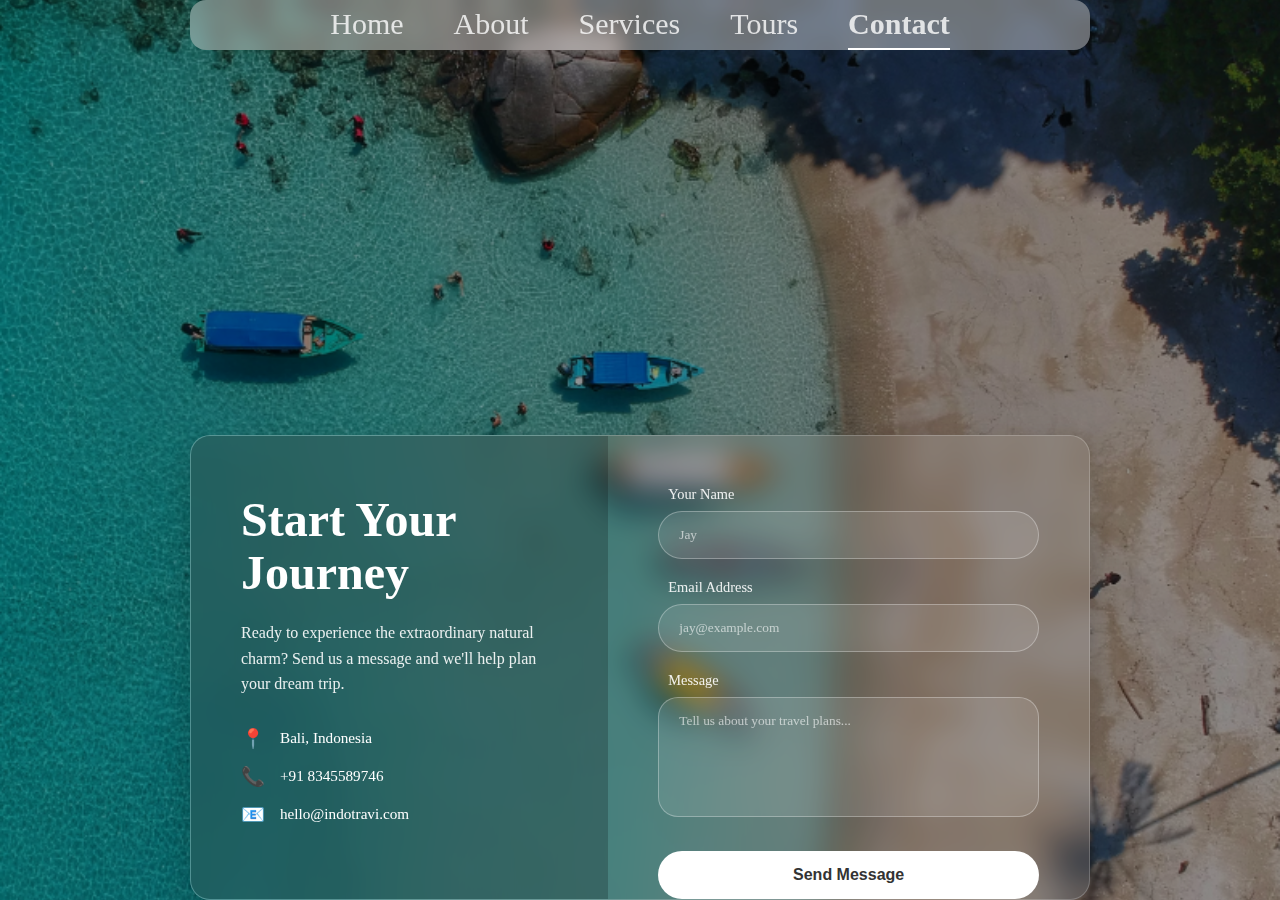
<file: contact.html>
<!DOCTYPE html>
<html lang="en">
<head>
    <meta charset="UTF-8">
    <meta name="viewport" content="width=device-width, initial-scale=1.0">
    <title>Contact Us</title>
<link rel="stylesheet" href="contact.css">
</head>
<body>

    <div class="bg-image"></div>
    <div class="bg-overlay"></div>
    <div class="nav-cont">
    <nav>
        <a href="index.html">Home</a>
        <a href="about.html">About</a>
        <a href="service.html">Services</a>
        <a href="tour.html">Tours</a>
        <a href="contact.html" style="font-weight: bold; border-bottom: 2px solid white;">Contact</a>
    </nav>
    </div>


    <div class="contact-container">
        
        <div class="contact-info">
            <h1>Start Your Journey</h1>
            <p>Ready to experience the extraordinary natural charm? Send us a message and we'll help plan your dream trip.</p>
            
            <div class="info-item">
                <span class="icon">📍</span>
                <span>Bali, Indonesia</span>
            </div>
            <div class="info-item">
                <span class="icon">📞</span>
                <span>+91 8345589746</span>
            </div>
            <div class="info-item">
                <span class="icon">📧</span>
                <span>hello@indotravi.com</span>
            </div>
        </div>

        <div class="contact-form">
            <form action="#">
                <div class="form-group">
                    <label>Your Name</label>
                    <input type="text" placeholder="Jay">
                </div>
                
                <div class="form-group">
                    <label>Email Address</label>
                    <input type="email" placeholder="jay@example.com">
                </div>

                <div class="form-group">
                    <label>Message</label>
                    <textarea placeholder="Tell us about your travel plans..."></textarea>
                </div>

                <button type="submit" class="submit-btn">Send Message</button>
            </form>
        </div>

    </div>

</body>
</html>
</file>
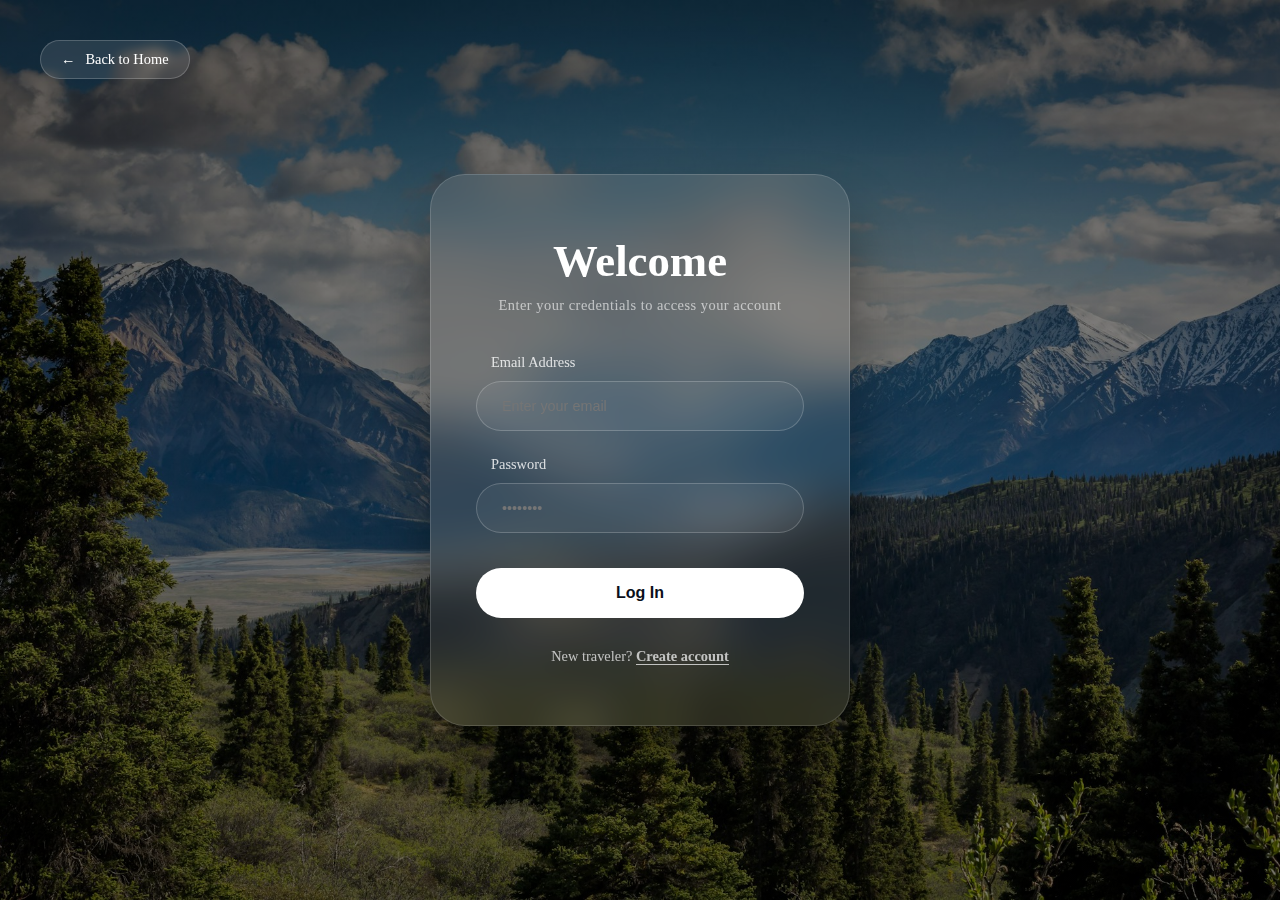
<file: login.html>
<!DOCTYPE html>
<html lang="en">
<head>
    <meta charset="UTF-8">
    <meta name="viewport" content="width=device-width, initial-scale=1.0">
    <title>Login - INDOTRAVI</title>
    <link rel="stylesheet" href="login.css">
</head>
<body>

    <div class="login-bg"></div>

    <a href="index.html" class="back-home">
        <span>←</span> Back to Home
    </a>

    <div class="login-card">
        <h1>Welcome</h1>
        <p class="subtitle">Enter your credentials to access your account</p>

        <form action="#">
            <div class="form-group">
                <label>Email Address</label>
                <input type="email" placeholder="Enter your email" required>
            </div>

            <div class="form-group">
                <label>Password</label>
                <input type="password" placeholder="••••••••" required>
            </div>

            <button type="submit" class="login-btn">Log In</button>
        </form>

        <p class="signup-link">New traveler? <a href="#">Create account</a></p>
    </div>

</body>
</html>
</file>
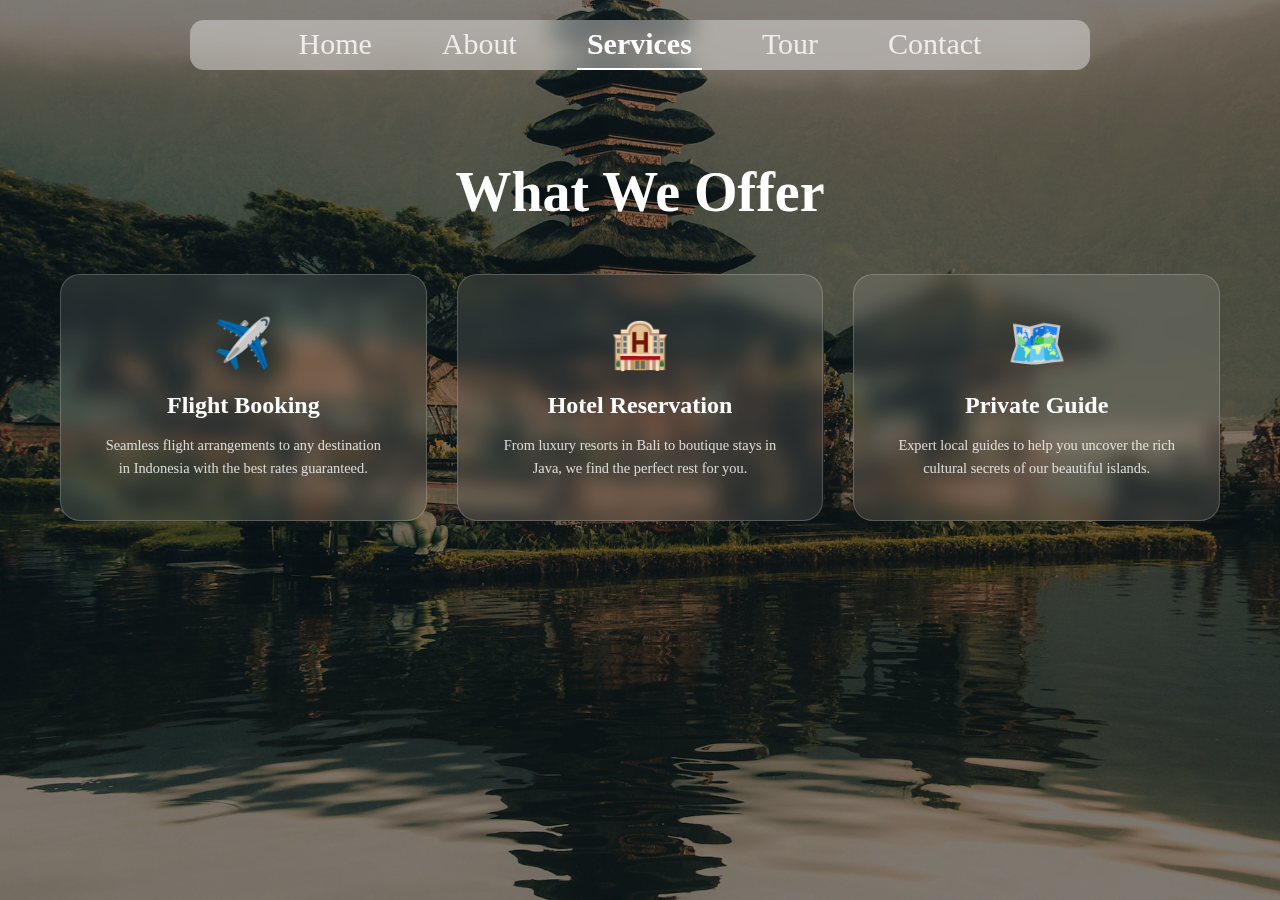
<file: service.html>
<!DOCTYPE html>
<html lang="en">
<head>
    <meta charset="UTF-8">
    <meta name="viewport" content="width=device-width, initial-scale=1.0">
    <title>Our Services - INDOTRAVI</title>
    <link rel="stylesheet" href="service.css">
</head>
<body>
    <div class="bg"></div>
    <div class="nav-cont">
    <nav>
        <a href="index.html">Home</a>
        <a href="about.html">About</a>
        <a href="service.html" class="active">Services</a>
        <a href="tour.html">Tour</a>
        <a href="contact.html">Contact</a>
    </nav>
    </div>
    <div class="container">
        <h1>What We Offer</h1>
        <div class="services-grid">
            <div class="service-card">
                <span class="icon">✈️</span>
                <h3>Flight Booking</h3>
                <p>Seamless flight arrangements to any destination in Indonesia with the best rates guaranteed.</p>
            </div>
            <div class="service-card">
                <span class="icon">🏨</span>
                <h3>Hotel Reservation</h3>
                <p>From luxury resorts in Bali to boutique stays in Java, we find the perfect rest for you.</p>
            </div>
            <div class="service-card">
                <span class="icon">🗺️</span>
                <h3>Private Guide</h3>
                <p>Expert local guides to help you uncover the rich cultural secrets of our beautiful islands.</p>
            </div>
        </div>
    </div>
    
</body>
</html>
</file>
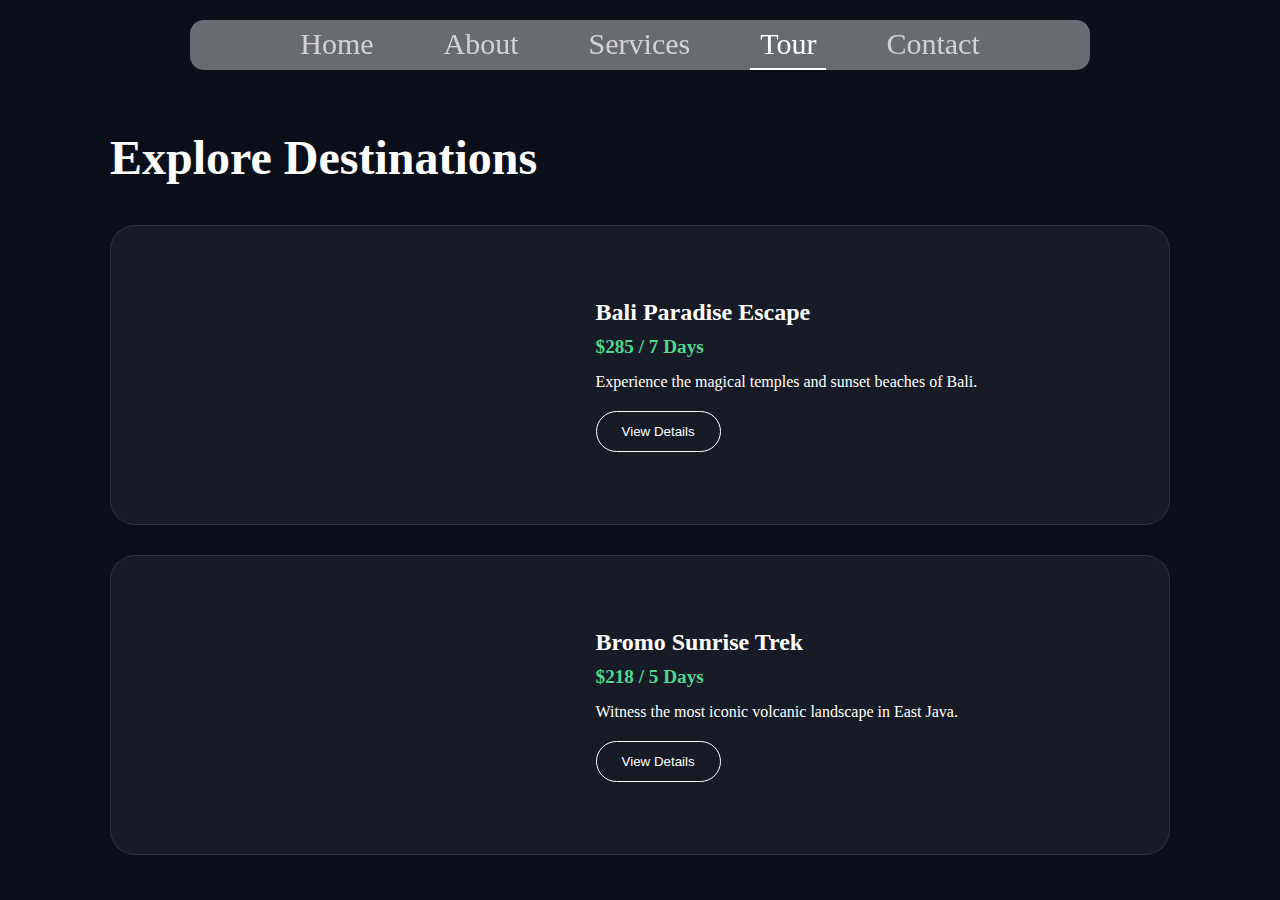
<file: tour.html>
<!DOCTYPE html>
<html lang="en">
<head>
    <meta charset="UTF-8">
    <meta name="viewport" content="width=device-width, initial-scale=1.0">
    <title>Popular Tours - INDOTRAVI</title>
    <link rel="stylesheet" href="tour.css">
</head>
<body>
    <div class="nav-cont">
    <nav>
        <a href="index.html">Home</a>
        <a href="about.html">About</a>
        <a href="service.html">Services</a>
        <a href="tour.html" class="active">Tour</a>
        <a href="contact.html">Contact</a>
    </nav>
    </div>
    <div class="container">
        <h1>Explore Destinations</h1>
        
        <div class="tour-list">
            <div class="tour-item">
                <div class="tour-img" style="background-image: url('https://images.unsplash.com/photo-1518548419970-58e3b4079ab2?q=80&w=2070');"></div>
                <div class="tour-content">
                    <h2>Bali Paradise Escape</h2>
                    <span class="price">$285 / 7 Days</span>
                    <p>Experience the magical temples and sunset beaches of Bali.</p>
                    <button class="tour-btn">View Details</button>
                </div>
            </div>

            <div class="tour-item">
                <div class="tour-img" style="background-image: url('https://images.unsplash.com/photo-1588668214407-6ea9a6d8c272?q=80&w=2071');"></div>
                <div class="tour-content">
                    <h2>Bromo Sunrise Trek</h2>
                    <span class="price">$218 / 5 Days</span>
                    <p>Witness the most iconic volcanic landscape in East Java.</p>
                    <button class="tour-btn">View Details</button>
                </div>
            </div>
        </div>
    </div>
</body>
</html>
</file>
<file: contact.css>
* {
            margin: 0;
            padding: 0;
            box-sizing: border-box;
        }

        body {
            font-family: 'Times New Roman'; 
            background: #0f172a; 
            color: white;
            height: 100vh;
            display: flex;
            flex-direction: column;
            justify-content: center;
            align-items: center;
            overflow: hidden;
        }
        .bg-image {
            position: absolute;
            top: 0;
            left: 0;
            width: 100%;
            height: 100%;
            background-image: url('Image/nature.png'); 
            background-size: cover;
            background-position: center;
            z-index: -1;
        }

        .bg-overlay {
            position: absolute;
            top: 0;
            left: 0;
            width: 100%;
            height: 100%;
            background: rgba(0, 0, 0, 0.4); 
            z-index: -1;
        }

         .nav-cont {
            display: flex; justify-content: center; padding-bottom: 385px;
        }
        nav {
            display: flex;
             justify-content: center; 
             gap: 50px; 
             padding-top: 7px;
             background-color: #ffffff62;
             backdrop-filter: blur(10px);
             width: 900px;
             height: 50px;
             border-radius: 16px;
        }

        nav a {
            color: rgba(255, 255, 255, 0.8);
            text-decoration: none;
            font-size: 30px;
            font-weight: 500;
            transition: 0.3s;
        }

        nav a:hover {
            color: white;
            text-shadow: 0 0 10px rgba(255,255,255,0.5);
        }


        .contact-container {
            display: flex;
            width: 900px;
            max-width: 90%;

            background: rgba(255, 255, 255, 0.1);
            backdrop-filter: blur(15px);
            -webkit-backdrop-filter: blur(15px);
            border: 1px solid rgba(255, 255, 255, 0.2);
            border-radius: 20px;
            box-shadow: 0 15px 35px rgba(0, 0, 0, 0.2);
            overflow: hidden;
        }

        .contact-info {
            flex: 1;
            padding: 50px;
            display: flex;
            flex-direction: column;
            justify-content: center;
            background: rgba(0, 0, 0, 0.2); 
        }

        .contact-info h1 {
            font-family: 'Playfair Display', serif; 
            font-size: 3rem;
            margin-bottom: 20px;
            line-height: 1.1;
        }

        .contact-info p {
            font-size: 1rem;
            opacity: 0.9;
            margin-bottom: 30px;
            line-height: 1.6;
        }

        .info-item {
            display: flex;
            align-items: center;
            margin-bottom: 15px;
            font-size: 0.95rem;
        }

        .icon {
            margin-right: 15px;
            font-size: 1.2rem;
        }

        .contact-form {
            flex: 1.2;
            padding: 50px;
        }

        .form-group {
            margin-bottom: 20px;
        }

        label {
            display: block;
            margin-bottom: 8px;
            font-size: 0.9rem;
            margin-left: 10px;
            opacity: 0.9;
        }

        input, textarea {
            width: 100%;
            padding: 15px 20px;
            border-radius: 30px;
            border: 1px solid rgba(255, 255, 255, 0.3);
            background: rgba(255, 255, 255, 0.1);
            color: white;
            font-family: inherit;
            outline: none;
            transition: 0.3s;
        }

        textarea {
            border-radius: 20px;
            resize: none;
            height: 120px;
        }

        input:focus, textarea:focus {
            background: rgba(255, 255, 255, 0.2);
            border-color: white;
        }

        input::placeholder, textarea::placeholder {
            color: rgba(255, 255, 255, 0.6);
        }

        .submit-btn {
            width: 100%;
            padding: 15px;
            border-radius: 30px;
            border: none;
            background: white;
            color: #333;
            font-weight: 600;
            font-size: 1rem;
            cursor: pointer;
            transition: 0.3s;
            margin-top: 10px;
        }

        .submit-btn:hover {
            background: #e2e8f0;
            transform: translateY(-2px);
            box-shadow: 0 5px 15px rgba(0,0,0,0.2);
        }

        @media (max-width: 768px) {
            .contact-container {
                flex-direction: column;
                height: 85vh;
                overflow-y: auto;
            }
            .contact-info h1 { font-size: 2rem; }
            .contact-info, .contact-form { padding: 30px; }
            nav { display: none; } 
        }
</file>
<file: login.css>
* { margin: 0; padding: 0; box-sizing: border-box; }
        
        body {
            font-family: 'Times New Roman';
            height: 100vh;
            display: flex;
            justify-content: center;
            align-items: center;
            background: #0b0f1a; 
            color: white;
            overflow: hidden;
            font-size: 20px;
        }

        .login-bg {
            position: absolute;
            top: 0; left: 0; width: 100%; height: 100%;
            background: linear-gradient(rgba(0,0,0,0.5), rgba(0,0,0,0.5)), 
            url('Image/login-back.jpg');
            background-size: cover;
            background-position: center;
            z-index: -1;
        }

        .back-home {
            position: absolute;
            top: 40px;
            left: 40px;
            text-decoration: none;
            color: white;
            font-size: 0.9rem;
            display: flex;
            align-items: center;
            gap: 10px;
            padding: 10px 20px;
            background: rgba(255, 255, 255, 0.1);
            backdrop-filter: blur(5px);
            border-radius: 50px;
            border: 1px solid rgba(255, 255, 255, 0.2);
            transition: 0.3s ease;
            z-index: 10;
        }

        .back-home:hover {
            background: rgba(255, 255, 255, 0.2);
            transform: translateX(-5px);
        }
        .login-card {
            width: 100%;
            max-width: 420px;
            padding: 60px 45px;
            background: rgba(255, 255, 255, 0.08);
            backdrop-filter: blur(25px);
            border: 1px solid rgba(255, 255, 255, 0.15);
            border-radius: 35px;
            box-shadow: 0 40px 60px rgba(0, 0, 0, 0.4);
            text-align: center;
        }

        h1 {
            font-family: 'Times New Roman', serif;
            font-size: 2.8rem;
            margin-bottom: 10px;
        }

        .subtitle {
            font-size: 0.9rem;
            opacity: 0.6;
            margin-bottom: 40px;
            letter-spacing: 0.5px;
        }
        .form-group {
            margin-bottom: 25px;
            text-align: left;
        }

        label {
            display: block;
            font-size: 0.9rem;
            margin-bottom: 10px;
            padding-left: 15px;
            opacity: 0.8;
        }

        input {
            width: 100%;
            padding: 16px 25px;
            background: rgba(255, 255, 255, 0.05);
            border: 1px solid rgba(255, 255, 255, 0.2);
            border-radius: 50px;
            color: white;
            outline: none;
            transition: 0.3s;
            font-size: 0.9rem;
        }

        input:focus {
            background: rgba(255, 255, 255, 0.12);
            border-color: rgba(255, 255, 255, 0.5);
        }
        .login-btn {
            width: 100%;
            padding: 16px;
            border-radius: 50px;
            border: none;
            background: white;
            color: #0b0f1a;
            font-weight: 600;
            font-size: 1rem;
            cursor: pointer;
            margin-top: 10px;
            transition: 0.3s;
        }

        .login-btn:hover {
            background: #e2e2e2;
            transform: translateY(-2px);
            box-shadow: 0 10px 20px rgba(0,0,0,0.2);
        }

        .signup-link {
            margin-top: 30px;
            font-size: 0.9rem;
            opacity: 0.7;
        }

        .signup-link a {
            color: white;
            font-weight: 600;
            text-decoration: none;
            border-bottom: 1px solid white;
        }
</file>
<file: service.css>
* { margin: 0; padding: 0; box-sizing: border-box; }
        body { font-family: 'Times New Roman', serif; color: white; min-height: 100vh; overflow-x: hidden; }
        
        .bg {
            position: fixed; top: 0; left: 0; width: 100%; height: 100%;
            background: linear-gradient(rgba(0,0,0,0.5), rgba(0,0,0,0.5)), url('Image/service.jpg');
            background-size: cover; background-position: center; z-index: -1;
        }

        .nav-cont {
            display: flex; justify-content: center; padding: 20px;
        }
        nav { display: flex;
             justify-content: center; 
             gap: 50px; 
             padding-top: 7px;
             background-color: #ffffff62;
             backdrop-filter: blur(10px);
             width: 900px;
             height: 50px;
             border-radius: 14px;
            }

        nav a { 
            font-size: 30px;
            padding: 0px 10px;
            color: white; text-decoration: none; opacity: 0.8; }

        nav a.active { font-weight: bold; border-bottom: 2px solid white; opacity: 1; }


        .container { max-width: 1200px; margin: 50px auto; padding: 20px; text-align: center; }
        h1 { font-family: 'Playfair Display', serif; font-size: 3.5rem; margin-bottom: 50px; }

        .services-grid {
            display: grid;
            grid-template-columns: repeat(auto-fit, minmax(280px, 1fr));
            gap: 30px;
        }

        .service-card {
            background: rgba(255, 255, 255, 0.1);
            backdrop-filter: blur(10px);
            padding: 40px;
            border-radius: 20px;
            border: 1px solid rgba(255, 255, 255, 0.2);
            transition: 0.3s;
        }

        .service-card:hover {
            transform: translateY(-10px);
            background: rgba(255, 255, 255, 0.15);
        }

        .icon { font-size: 3rem; margin-bottom: 20px; display: block; }
        h3 { font-family: 'Playfair Display', serif; margin-bottom: 15px; font-size: 1.5rem; }
        p { font-size: 0.9rem; line-height: 1.6; opacity: 0.8; }
</file>
<file: tour.css>
* { margin: 0; padding: 0; box-sizing: border-box; }
        body { font-family: 'Times New Roman'; background: #0b0f1a; color: white; }
        

            .nav-cont {
            display: flex; justify-content: center; padding: 20px;
        }


        nav {display: flex;
             justify-content: center; 
             gap: 50px; 
             padding-top: 7px;
             background-color: #ffffff62;
             backdrop-filter: blur(10px);
             width: 900px;
             height: 50px;
             border-radius: 14px;}
        nav a {
            font-size: 30px;
            padding: 0px 10px;
             color: white; text-decoration: none; opacity: 0.7; }
        nav a.active { opacity: 1; border-bottom: 2px solid white; }

        .container { max-width: 1100px; margin: 0 auto; padding: 40px 20px; }
        h1 { font-family: 'Playfair Display', serif; font-size: 3rem; margin-bottom: 40px; }

        .tour-list { display: flex; flex-direction: column; gap: 30px; }

        .tour-item {
            display: flex;
            background: rgba(255, 255, 255, 0.05);
            border-radius: 25px;
            overflow: hidden;
            border: 1px solid rgba(255,255,255,0.1);
            height: 300px;
        }

        .tour-img {
            flex: 1;
            background-size: cover;
            background-position: center;
        }

        .tour-content {
            flex: 1.2;
            padding: 40px;
            display: flex;
            flex-direction: column;
            justify-content: center;
        }

        .tour-content h2 { font-family: 'Playfair Display', serif; margin-bottom: 10px; }
        .price { color: #50d890; font-weight: bold; font-size: 1.2rem; margin-bottom: 15px; display: block; }
        .tour-btn {
            margin-top: 20px;
            padding: 12px 25px;
            border-radius: 30px;
            border: 1px solid white;
            background: transparent;
            color: white;
            cursor: pointer;
            width: fit-content;
            transition: 0.3s;
        }
        .tour-btn:hover { background: white; color: black; }

        @media (max-width: 768px) {
            .tour-item { flex-direction: column; height: auto; }
            .tour-img { height: 200px; }
        }
</file>
